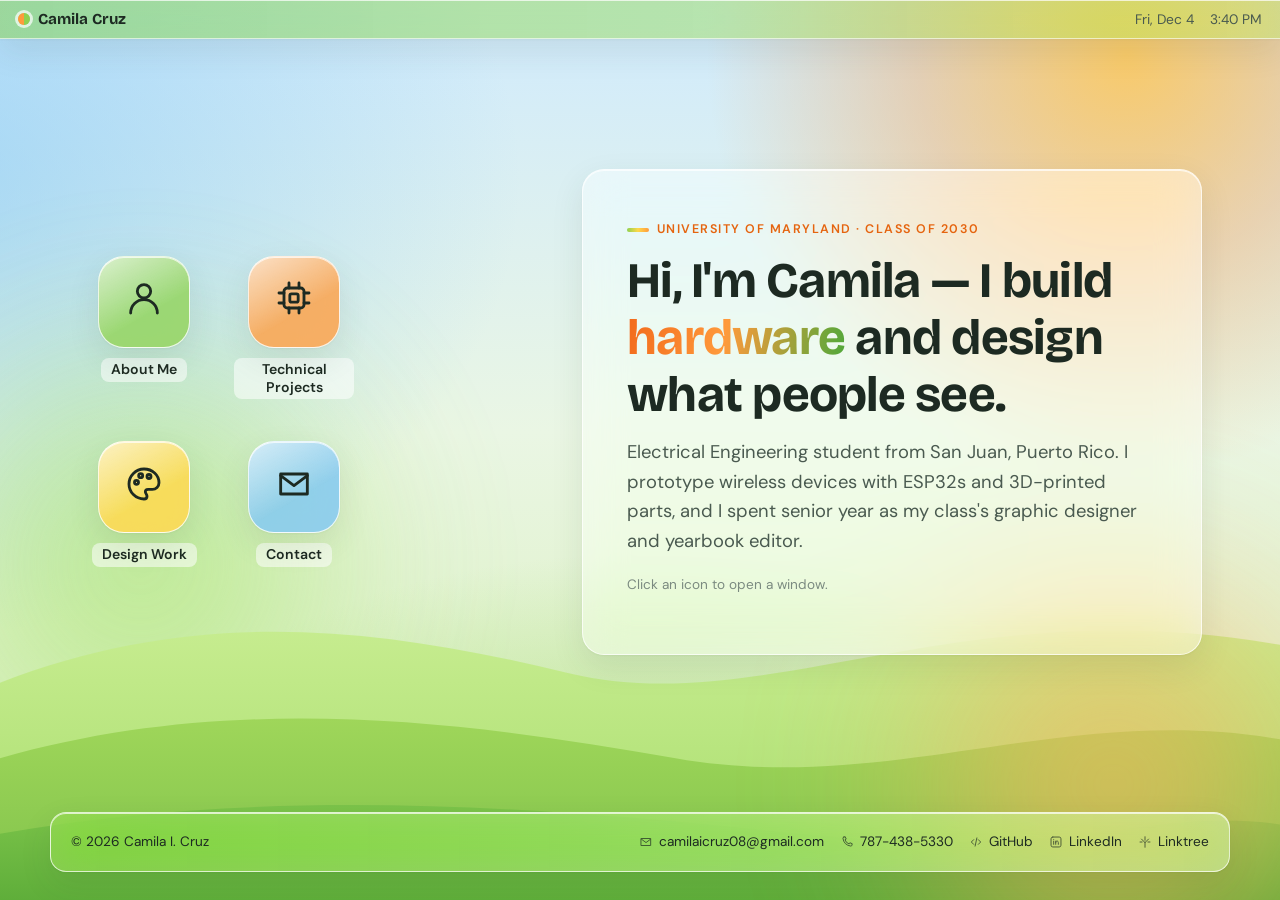
<file: index.html>
<!doctype html>
<html lang="en">
<head>
  <meta charset="utf-8">
  <meta name="viewport" content="width=device-width, initial-scale=1, viewport-fit=cover">
  <title>Camila Cruz — Portfolio</title>
  <meta name="description" content="Portfolio of Camila I. Cruz, Electrical Engineering student at the University of Maryland — hardware projects and graphic design.">
  <link rel="preconnect" href="https://fonts.googleapis.com">
  <link rel="preconnect" href="https://fonts.gstatic.com" crossorigin>
  <link href="https://fonts.googleapis.com/css2?family=Bricolage+Grotesque:opsz,wght@12..96,500..800&family=DM+Sans:opsz,wght@9..40,400..700&display=swap" rel="stylesheet">
  <link rel="stylesheet" href="css/style.css">
  <link rel="icon" href="data:image/svg+xml,%3Csvg xmlns=%27http://www.w3.org/2000/svg%27 viewBox=%270 0 32 32%27%3E%3Crect width=%2732%27 height=%2732%27 rx=%279%27 fill=%27%23a8e6a1%27/%3E%3Cpath d=%27M32 0v23a9 9 0 0 1-9 9H0z%27 fill=%27%23ffc49a%27/%3E%3C/svg%3E">
</head>
<body class="home" data-page="home">

  <header class="menubar glass">
    <span class="brand"><span class="brand-dot" aria-hidden="true"></span>Camila Cruz</span>
    <span class="menu-meta"><span class="date" id="date"></span><span id="clock"></span></span>
  </header>

  <!-- wallpaper: rolling hills under a warm sky, a polished nod to the pixel-desktop draft -->
  <div class="wallpaper" aria-hidden="true">
    <svg viewBox="0 0 1440 400" preserveAspectRatio="none">
      <defs>
        <linearGradient id="h1" x1="0" y1="0" x2="0" y2="1"><stop offset="0" stop-color="#c6ec8f"/><stop offset="1" stop-color="#a6dc6a"/></linearGradient>
        <linearGradient id="h2" x1="0" y1="0" x2="0" y2="1"><stop offset="0" stop-color="#9fd65a"/><stop offset="1" stop-color="#7fc24a"/></linearGradient>
        <linearGradient id="h3" x1="0" y1="0" x2="0" y2="1"><stop offset="0" stop-color="#7cc44a"/><stop offset="1" stop-color="#5fae3a"/></linearGradient>
      </defs>
      <path fill="url(#h1)" d="M0 170 C220 90 420 110 640 160 S1080 70 1440 130 V400 H0Z"/>
      <path fill="url(#h2)" d="M0 250 C260 180 520 210 760 250 S1200 190 1440 230 V400 H0Z"/>
      <path fill="url(#h3)" d="M0 330 C300 280 600 300 900 330 S1300 300 1440 320 V400 H0Z"/>
    </svg>
  </div>

  <main class="desktop">
    <nav class="icons" aria-label="Open a page">
      <a class="desk-icon" href="about.html" style="--i:0; --tint: rgba(143, 209, 79, 0.8)" data-title="About Me">
        <span class="tile glass"><span data-icon="user"></span></span>
        <span class="label">About Me</span>
      </a>
      <a class="desk-icon" href="projects.html" style="--i:1; --tint: rgba(255, 154, 60, 0.82)" data-title="Technical Projects">
        <span class="tile glass"><span data-icon="chip"></span></span>
        <span class="label">Technical Projects</span>
      </a>
      <a class="desk-icon" href="design.html" style="--i:2; --tint: rgba(255, 216, 74, 0.88)" data-title="Design Work">
        <span class="tile glass"><span data-icon="palette"></span></span>
        <span class="label">Design Work</span>
      </a>
      <a class="desk-icon" href="contact.html" style="--i:3; --tint: rgba(124, 196, 245, 0.82)" data-title="Contact">
        <span class="tile glass"><span data-icon="mail"></span></span>
        <span class="label">Contact</span>
      </a>
    </nav>

    <section class="welcome glass">
      <p class="eyebrow">University of Maryland · Class of 2030</p>
      <h1>Hi, I'm Camila — I build <span class="accent">hardware</span> and design what people see.</h1>
      <p class="lede">Electrical Engineering student from San Juan, Puerto Rico. I prototype wireless devices with ESP32s and 3D-printed parts, and I spent senior year as my class's graphic designer and yearbook editor.</p>
      <p class="hint">Click an icon to open a window.</p>
    </section>
  </main>

  <script src="js/main.js"></script>
  <script>
    // Menu bar clock
    const clock = document.getElementById('clock'), date = document.getElementById('date');
    function tick() {
      const now = new Date();
      clock.textContent = now.toLocaleTimeString([], { hour: 'numeric', minute: '2-digit' });
      date.textContent = now.toLocaleDateString([], { weekday: 'short', month: 'short', day: 'numeric' });
    }
    tick(); setInterval(tick, 15000);

    // Icon click: a glass window grows out of the icon, then we navigate.
    document.querySelectorAll('.desk-icon').forEach(link => link.addEventListener('click', e => {
      if (REDUCED_MOTION || e.metaKey || e.ctrlKey || e.shiftKey) return;
      e.preventDefault();
      const from = link.querySelector('.tile').getBoundingClientRect();
      const gutter = Math.min(Math.max(innerWidth * 0.03, 12), 28);
      const width = Math.min(1180, innerWidth - 2 * gutter);
      const win = document.createElement('div');
      win.className = 'launch-window';
      win.innerHTML = '<div class="bar"><span style="background:#ffb08a"></span><span style="background:#ffe08f"></span><span style="background:#a8e6a1"></span></div>';
      Object.assign(win.style, { left: from.left + 'px', top: from.top + 'px', width: from.width + 'px', height: from.height + 'px', opacity: '0.4' });
      document.body.append(win);
      win.getBoundingClientRect(); // commit start size before animating
      Object.assign(win.style, { left: (innerWidth - width) / 2 + 'px', top: gutter + 'px', width: width + 'px', height: innerHeight - 2 * gutter + 'px', opacity: '1' });
      try { sessionStorage.setItem('nav', 'tab'); } catch {}
      setTimeout(() => { location.href = link.href; }, 480);
    }));

    // Coming back with the browser's back button: drop the leftover launch window.
    addEventListener('pageshow', () => document.querySelectorAll('.launch-window').forEach(w => w.remove()));
  </script>
</body>
</html>
</file>
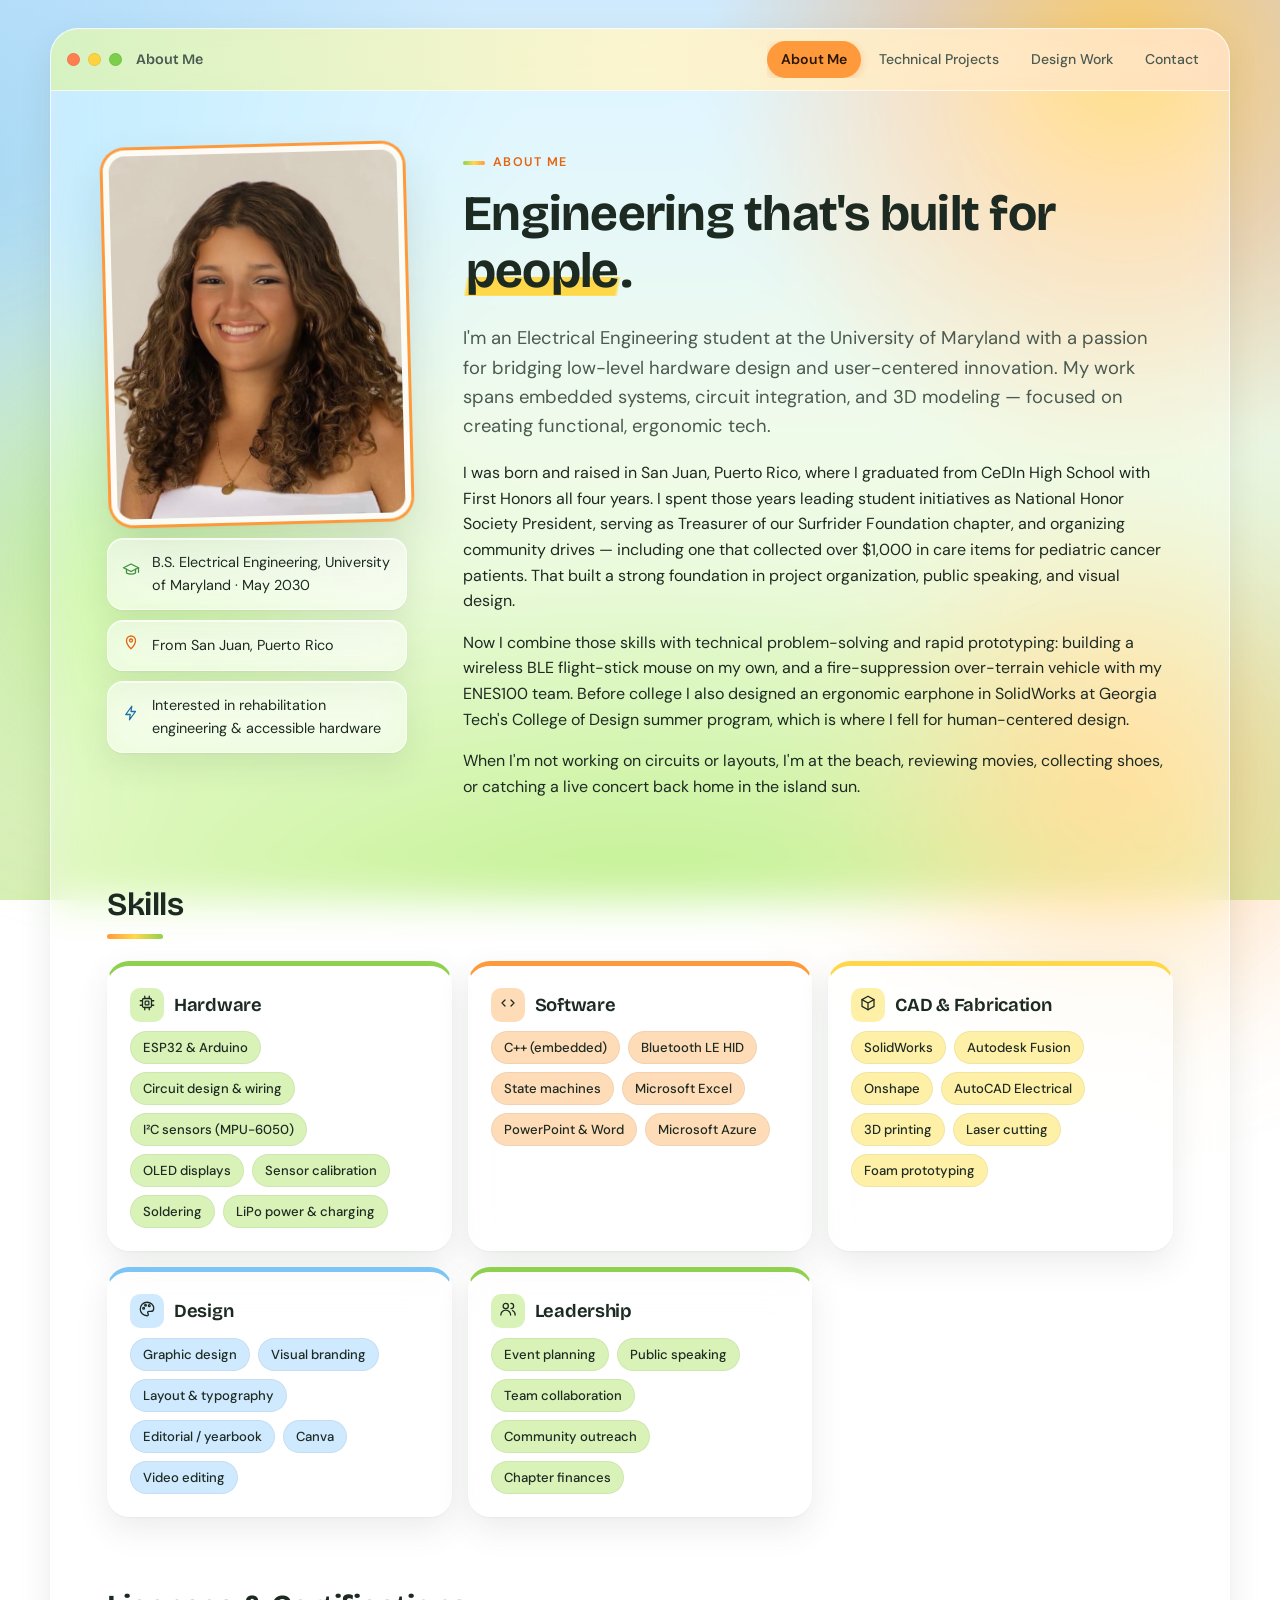
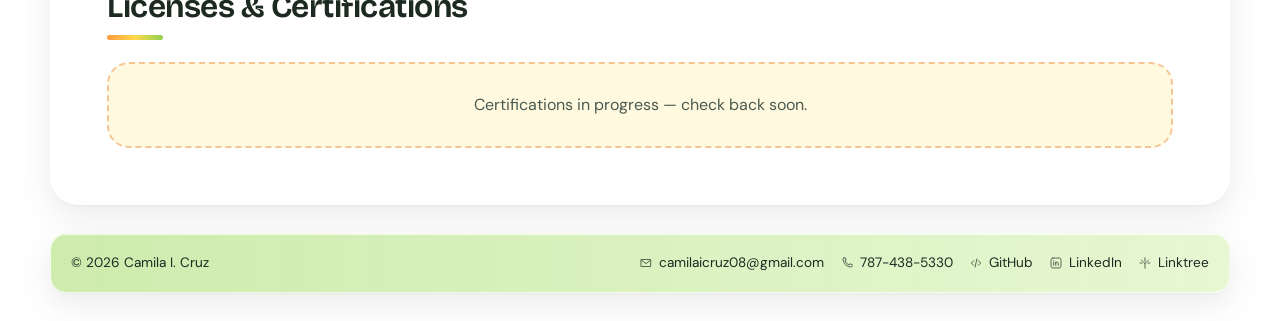
<file: about.html>
<!doctype html>
<html lang="en">
<head>
  <meta charset="utf-8">
  <meta name="viewport" content="width=device-width, initial-scale=1, viewport-fit=cover">
  <title>About Me — Camila Cruz</title>
  <meta name="description" content="About Camila I. Cruz — Electrical Engineering student at the University of Maryland.">
  <link rel="preconnect" href="https://fonts.googleapis.com">
  <link rel="preconnect" href="https://fonts.gstatic.com" crossorigin>
  <link href="https://fonts.googleapis.com/css2?family=Bricolage+Grotesque:opsz,wght@12..96,500..800&family=DM+Sans:opsz,wght@9..40,400..700&display=swap" rel="stylesheet">
  <link rel="stylesheet" href="css/style.css">
  <link rel="icon" href="data:image/svg+xml,%3Csvg xmlns=%27http://www.w3.org/2000/svg%27 viewBox=%270 0 32 32%27%3E%3Crect width=%2732%27 height=%2732%27 rx=%279%27 fill=%27%23a8e6a1%27/%3E%3Cpath d=%27M32 0v23a9 9 0 0 1-9 9H0z%27 fill=%27%23ffc49a%27/%3E%3C/svg%3E">
</head>
<body data-page="about">
  <main class="window glass">
    <div class="window-body">

      <section class="about-hero">
        <div>
          <!-- To use a real photo: save it as assets/img/portrait.jpg -->
          <div class="portrait glass">
            <span class="monogram" aria-hidden="true">CC</span>
            <span class="ph-note">Photo coming soon</span>
            <img src="assets/img/portrait.jpg" alt="Portrait of Camila Cruz" onerror="this.remove()" onload="this.parentElement.querySelector('.ph-note').remove()">
          </div>
          <div class="facts">
            <div class="fact glass"><span data-icon="cap"></span>B.S. Electrical Engineering, University of Maryland · May 2030</div>
            <div class="fact glass"><span data-icon="pin"></span>From San Juan, Puerto Rico</div>
            <div class="fact glass"><span data-icon="bolt"></span>Interested in rehabilitation engineering &amp; accessible hardware</div>
          </div>
        </div>

        <div>
          <p class="eyebrow">About me</p>
          <h1>Engineering that's built for <span class="hl">people</span>.</h1>
          <div class="prose">
            <p class="lede">I'm an Electrical Engineering student at the University of Maryland with a passion for bridging low-level hardware design and user-centered innovation. My work spans embedded systems, circuit integration, and 3D modeling — focused on creating functional, ergonomic tech.</p>
            <p>I was born and raised in San Juan, Puerto Rico, where I graduated from CeDIn High School with First Honors all four years. I spent those years leading student initiatives as National Honor Society President, serving as Treasurer of our Surfrider Foundation chapter, and organizing community drives — including one that collected over $1,000 in care items for pediatric cancer patients. That built a strong foundation in project organization, public speaking, and visual design.</p>
            <p>Now I combine those skills with technical problem-solving and rapid prototyping: building a wireless BLE flight-stick mouse on my own, and a fire-suppression over-terrain vehicle with my ENES100 team. Before college I also designed an ergonomic earphone in SolidWorks at Georgia Tech's College of Design summer program, which is where I fell for human-centered design.</p>
            <p>When I'm not working on circuits or layouts, I'm at the beach, reviewing movies, collecting shoes, or catching a live concert back home in the island sun.</p>
          </div>
        </div>
      </section>

      <section class="section" aria-labelledby="skills-h">
        <div class="section-head"><h2 id="skills-h">Skills</h2></div>
        <div class="skills-grid">
          <article class="skill-card glass reveal-on-scroll" style="--tint:#d9f2b8; --edge:var(--green)">
            <h3><span class="ico"><span data-icon="chip"></span></span>Hardware</h3>
            <div class="chips">
              <span class="chip">ESP32 &amp; Arduino</span><span class="chip">Circuit design &amp; wiring</span><span class="chip">I²C sensors (MPU-6050)</span><span class="chip">OLED displays</span><span class="chip">Sensor calibration</span><span class="chip">Soldering</span><span class="chip">LiPo power &amp; charging</span>
            </div>
          </article>
          <article class="skill-card glass reveal-on-scroll" style="--tint:#ffdcb8; --edge:var(--orange)">
            <h3><span class="ico"><span data-icon="code"></span></span>Software</h3>
            <div class="chips">
              <span class="chip">C++ (embedded)</span><span class="chip">Bluetooth LE HID</span><span class="chip">State machines</span><span class="chip">Microsoft Excel</span><span class="chip">PowerPoint &amp; Word</span><span class="chip">Microsoft Azure</span>
            </div>
          </article>
          <article class="skill-card glass reveal-on-scroll" style="--tint:#fff0a8; --edge:var(--yellow)">
            <h3><span class="ico"><span data-icon="cube"></span></span>CAD &amp; Fabrication</h3>
            <div class="chips">
              <span class="chip">SolidWorks</span><span class="chip">Autodesk Fusion</span><span class="chip">Onshape</span><span class="chip">AutoCAD Electrical</span><span class="chip">3D printing</span><span class="chip">Laser cutting</span><span class="chip">Foam prototyping</span>
            </div>
          </article>
          <article class="skill-card glass reveal-on-scroll" style="--tint:#cfe9ff; --edge:var(--sky)">
            <h3><span class="ico"><span data-icon="palette"></span></span>Design</h3>
            <div class="chips">
              <span class="chip">Graphic design</span><span class="chip">Visual branding</span><span class="chip">Layout &amp; typography</span><span class="chip">Editorial / yearbook</span><span class="chip">Canva</span><span class="chip">Video editing</span>
            </div>
          </article>
          <article class="skill-card glass reveal-on-scroll" style="--tint:#d9f2b8; --edge:var(--green)">
            <h3><span class="ico"><span data-icon="users"></span></span>Leadership</h3>
            <div class="chips">
              <span class="chip">Event planning</span><span class="chip">Public speaking</span><span class="chip">Team collaboration</span><span class="chip">Community outreach</span><span class="chip">Chapter finances</span>
            </div>
          </article>
        </div>
      </section>

      <section class="section" aria-labelledby="lic-h">
        <div class="section-head"><h2 id="lic-h">Licenses &amp; Certifications</h2></div>
        <div class="license-list" id="licenses"></div>
      </section>

    </div>
  </main>

  <script src="js/main.js"></script>
  <script>
    // Licenses come from content/licenses.txt (see CLAUDE.md for the format).
    const list = document.getElementById('licenses');
    loadText('content/licenses.txt').then(text => {
      const items = parseBlocks(text);
      if (!items.length) {
        list.innerHTML = '<div class="empty">Certifications in progress — check back soon.</div>';
        return;
      }
      list.innerHTML = items.map(l => `
        <article class="license glass reveal-on-scroll">
          <span class="seal">${icon('award')}</span>
          <div>
            <h3>${l.link ? `<a href="${esc(l.link)}" target="_blank" rel="noopener">${esc(l.name)}</a>` : esc(l.name)}</h3>
            <div class="meta">${esc(l.issuer)}${l.id ? ` · Credential ${esc(l.id)}` : ''}</div>
          </div>
          <time>${esc(l.date)}</time>
        </article>`).join('');
      revealOnScroll(list);
    }).catch(err => loadError(list, 'content/licenses.txt', err));
  </script>
</body>
</html>
</file>
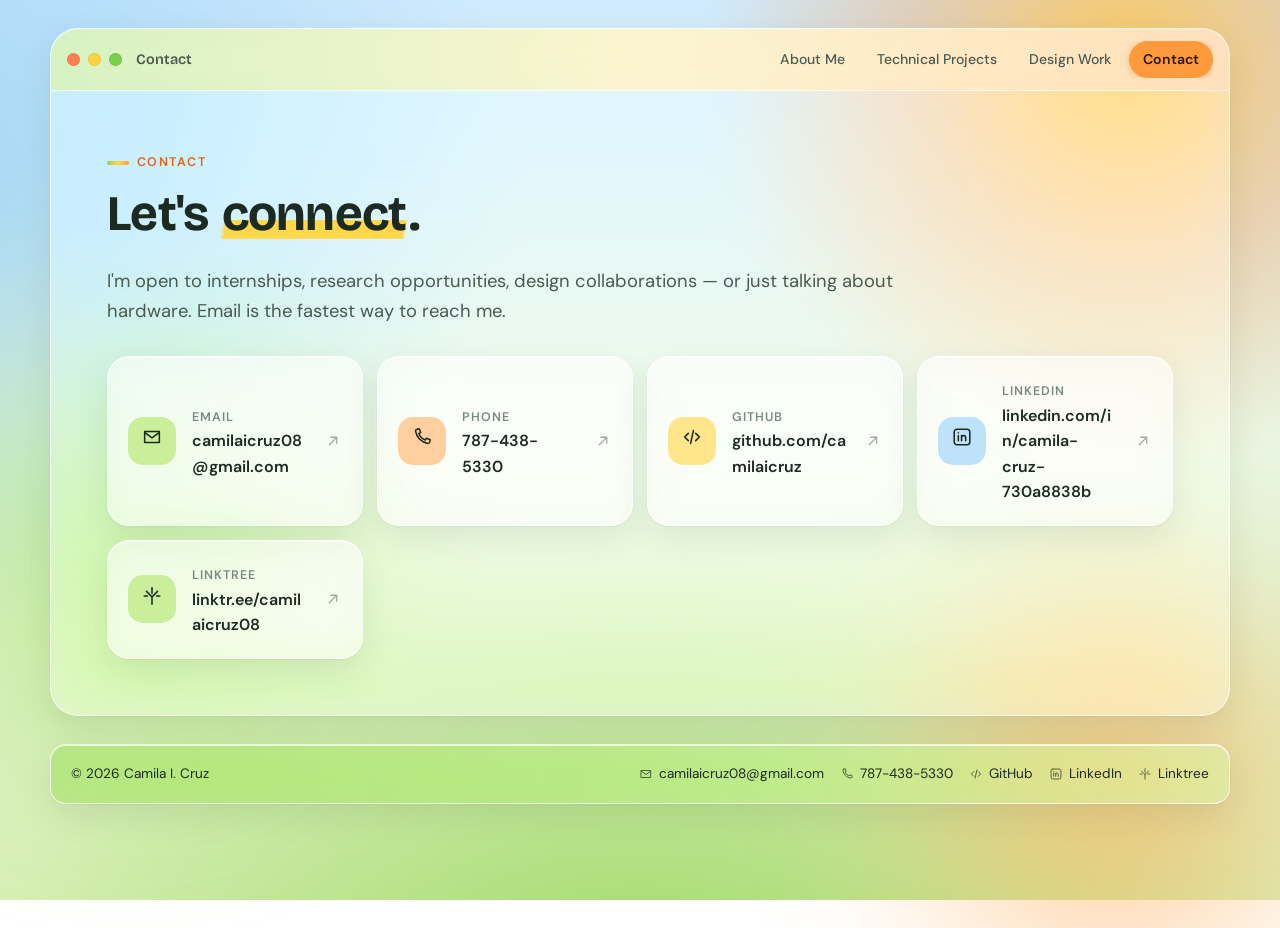
<file: contact.html>
<!doctype html>
<html lang="en">
<head>
  <meta charset="utf-8">
  <meta name="viewport" content="width=device-width, initial-scale=1, viewport-fit=cover">
  <title>Contact — Camila Cruz</title>
  <meta name="description" content="Get in touch with Camila I. Cruz.">
  <link rel="preconnect" href="https://fonts.googleapis.com">
  <link rel="preconnect" href="https://fonts.gstatic.com" crossorigin>
  <link href="https://fonts.googleapis.com/css2?family=Bricolage+Grotesque:opsz,wght@12..96,500..800&family=DM+Sans:opsz,wght@9..40,400..700&display=swap" rel="stylesheet">
  <link rel="stylesheet" href="css/style.css">
  <link rel="icon" href="data:image/svg+xml,%3Csvg xmlns=%27http://www.w3.org/2000/svg%27 viewBox=%270 0 32 32%27%3E%3Crect width=%2732%27 height=%2732%27 rx=%279%27 fill=%27%23a8e6a1%27/%3E%3Cpath d=%27M32 0v23a9 9 0 0 1-9 9H0z%27 fill=%27%23ffc49a%27/%3E%3C/svg%3E">
</head>
<body data-page="contact">
  <main class="window glass">
    <div class="window-body">
      <p class="eyebrow">Contact</p>
      <h1>Let's <span class="hl">connect</span>.</h1>
      <p class="lede">I'm open to internships, research opportunities, design collaborations — or just talking about hardware. Email is the fastest way to reach me.</p>

      <div class="contact-grid">
        <a class="contact-card glass" href="mailto:camilaicruz08@gmail.com" style="--tint:#c9ef9a">
          <span class="ico"><span data-icon="mail"></span></span>
          <span><span class="k">Email</span><br><span class="v">camilaicruz08@gmail.com</span></span>
          <span class="arrow" data-icon="arrow"></span>
        </a>
        <a class="contact-card glass" href="tel:+17874385330" style="--tint:#ffcf9e">
          <span class="ico"><span data-icon="phone"></span></span>
          <span><span class="k">Phone</span><br><span class="v">787-438-5330</span></span>
          <span class="arrow" data-icon="arrow"></span>
        </a>
        <a class="contact-card glass" href="https://github.com/camilaicruz" target="_blank" rel="noopener" style="--tint:#ffe68a">
          <span class="ico"><span data-icon="github"></span></span>
          <span><span class="k">GitHub</span><br><span class="v">github.com/camilaicruz</span></span>
          <span class="arrow" data-icon="arrow"></span>
        </a>
        <a class="contact-card glass" href="https://linkedin.com/in/camila-cruz-730a8838b" target="_blank" rel="noopener" style="--tint:#bfe2fb">
          <span class="ico"><span data-icon="linkedin"></span></span>
          <span><span class="k">LinkedIn</span><br><span class="v">linkedin.com/in/camila-cruz-730a8838b</span></span>
          <span class="arrow" data-icon="arrow"></span>
        </a>
        <a class="contact-card glass" href="https://linktr.ee/camilaicruz08" target="_blank" rel="noopener" style="--tint:#c9ef9a">
          <span class="ico"><span data-icon="linktree"></span></span>
          <span><span class="k">Linktree</span><br><span class="v">linktr.ee/camilaicruz08</span></span>
          <span class="arrow" data-icon="arrow"></span>
        </a>
      </div>
    </div>
  </main>

  <script src="js/main.js"></script>
</body>
</html>
</file>
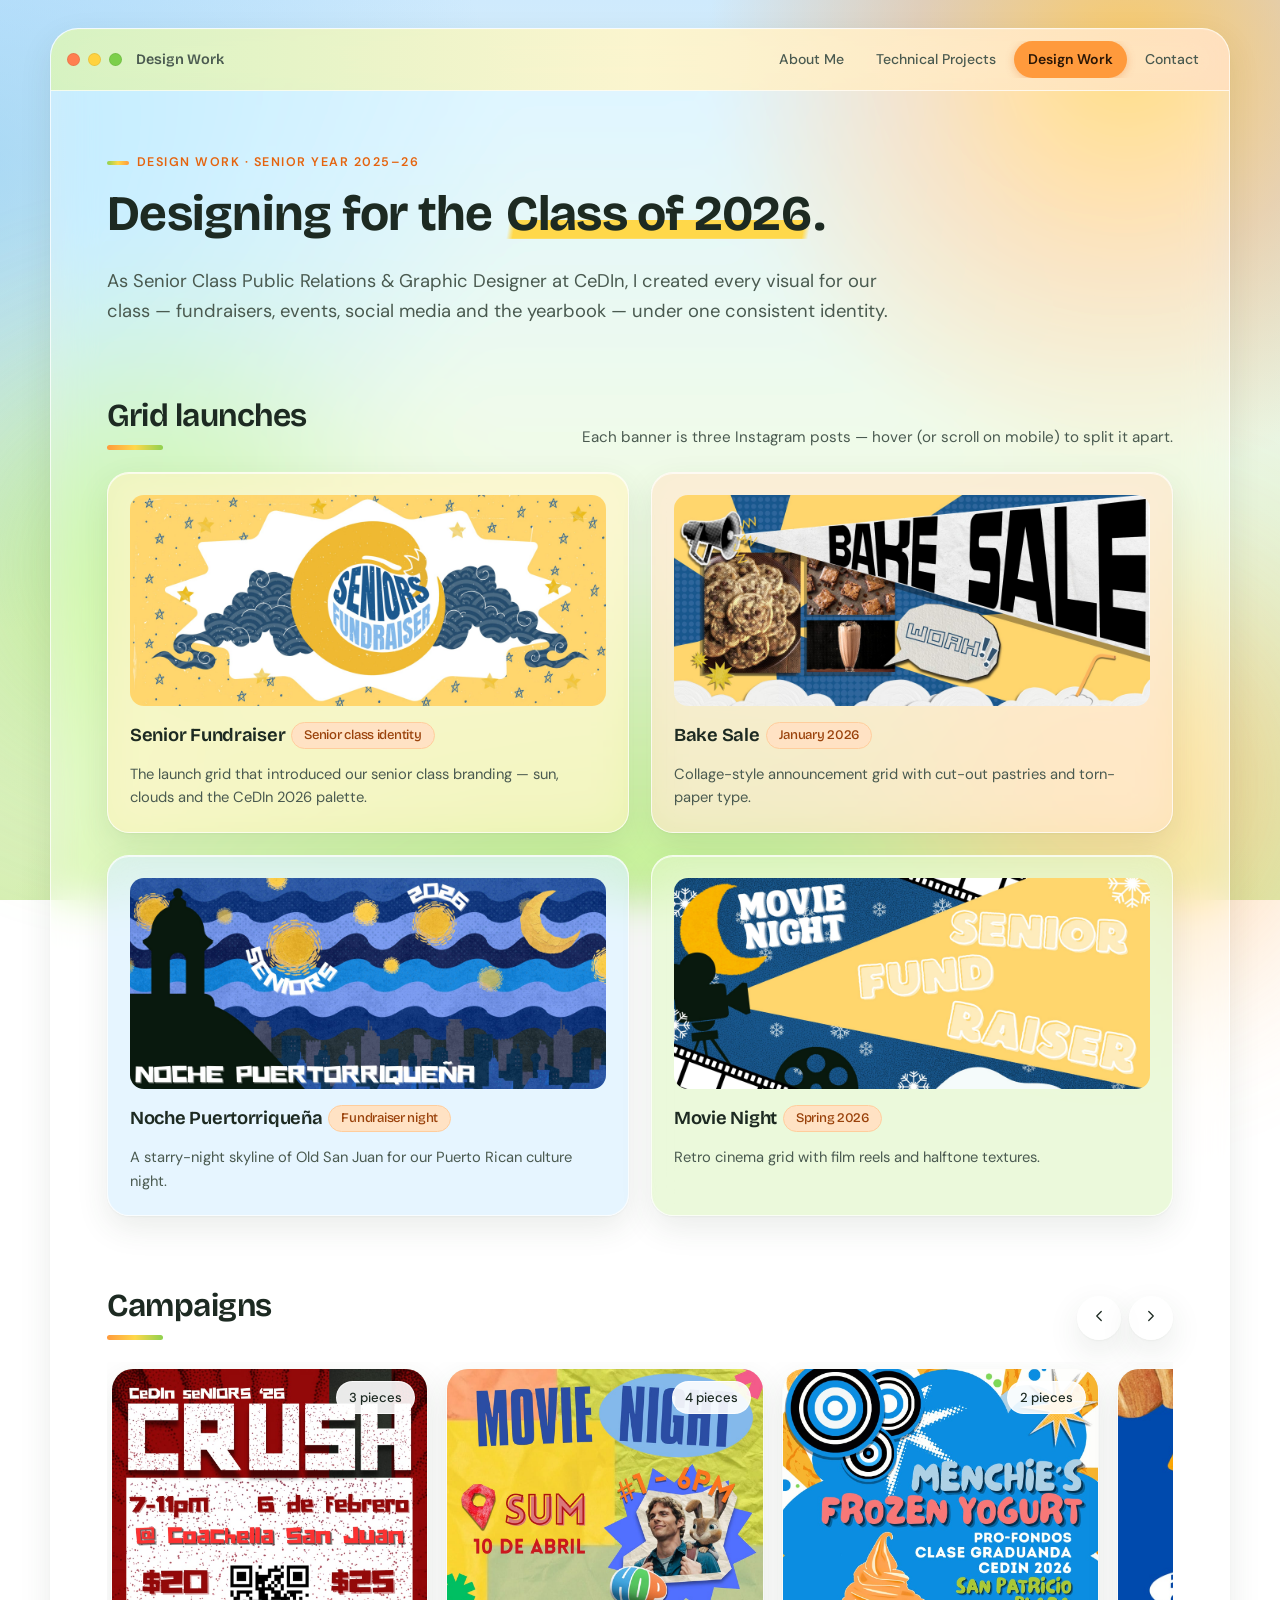
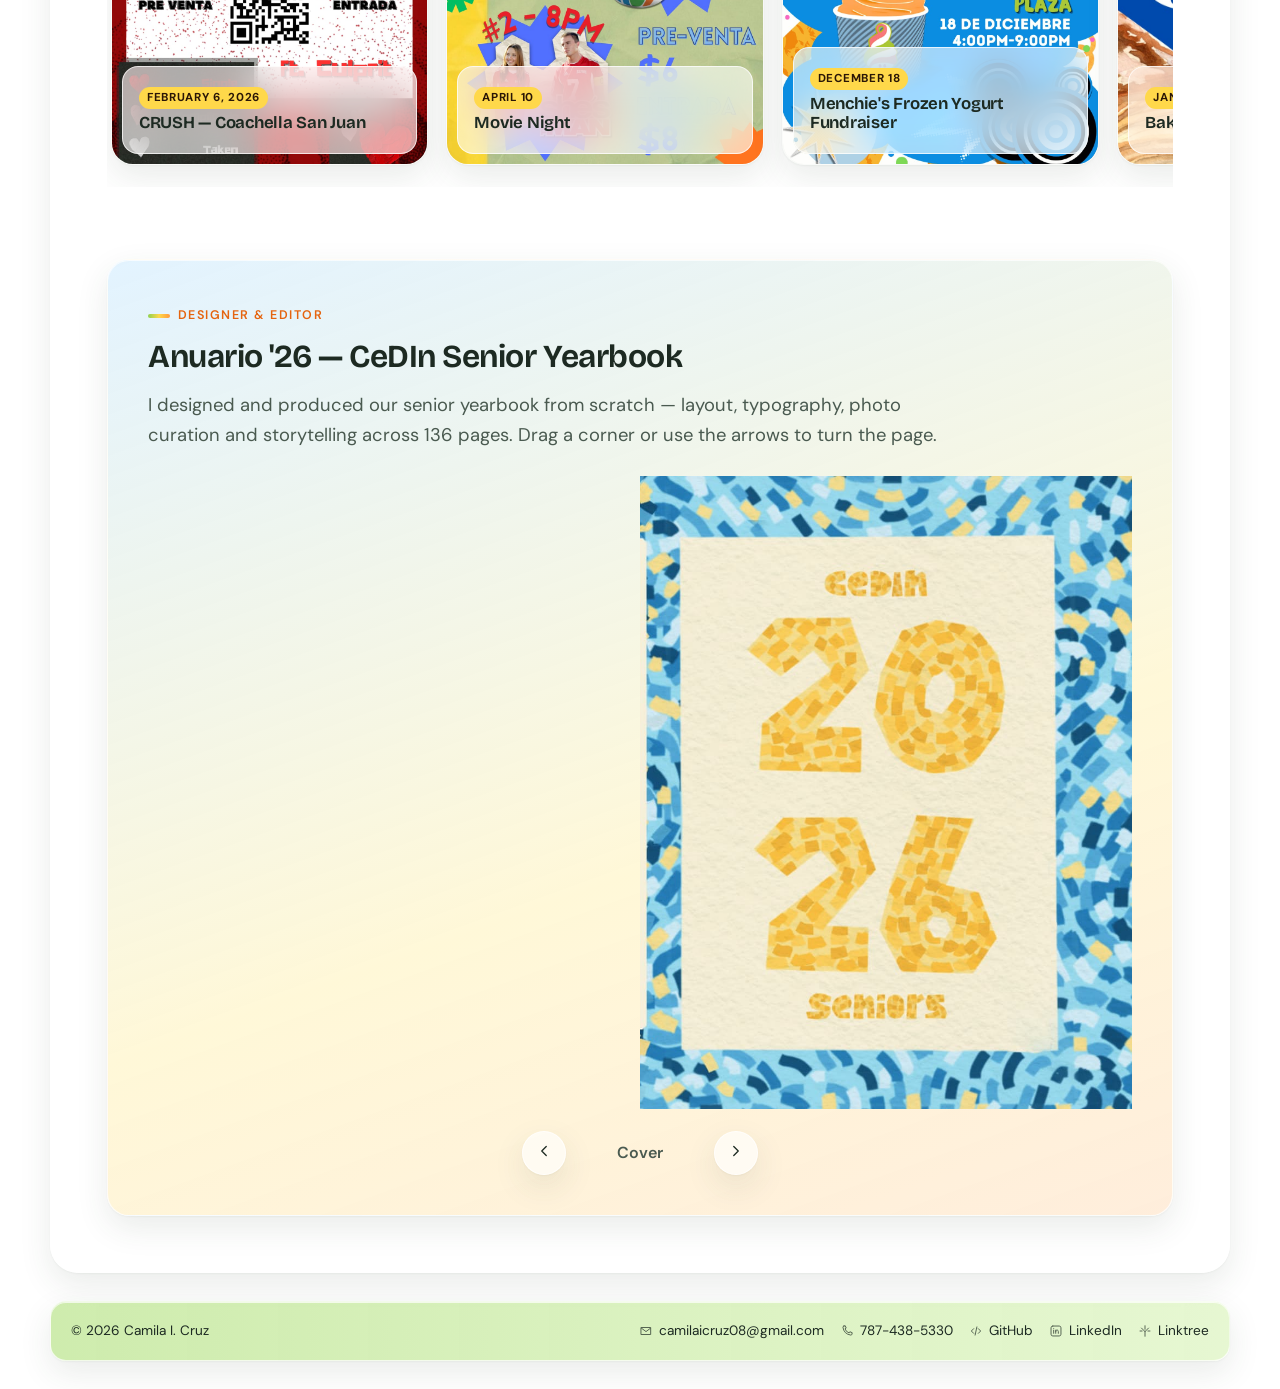
<file: design.html>
<!doctype html>
<html lang="en">
<head>
  <meta charset="utf-8">
  <meta name="viewport" content="width=device-width, initial-scale=1, viewport-fit=cover">
  <title>Design Work — Camila Cruz</title>
  <meta name="description" content="Senior-year graphic design and yearbook by Camila I. Cruz.">
  <link rel="preconnect" href="https://fonts.googleapis.com">
  <link rel="preconnect" href="https://fonts.gstatic.com" crossorigin>
  <link href="https://fonts.googleapis.com/css2?family=Bricolage+Grotesque:opsz,wght@12..96,500..800&family=DM+Sans:opsz,wght@9..40,400..700&display=swap" rel="stylesheet">
  <link rel="stylesheet" href="css/style.css">
  <link rel="icon" href="data:image/svg+xml,%3Csvg xmlns=%27http://www.w3.org/2000/svg%27 viewBox=%270 0 32 32%27%3E%3Crect width=%2732%27 height=%2732%27 rx=%279%27 fill=%27%23a8e6a1%27/%3E%3Cpath d=%27M32 0v23a9 9 0 0 1-9 9H0z%27 fill=%27%23ffc49a%27/%3E%3C/svg%3E">
</head>
<body data-page="design">
  <main class="window glass">
    <div class="window-body">
      <p class="eyebrow">Design work · Senior year 2025–26</p>
      <h1>Designing for the <span class="hl">Class of 2026</span>.</h1>
      <p class="lede">As Senior Class Public Relations &amp; Graphic Designer at CeDIn, I created every visual for our class — fundraisers, events, social media and the yearbook — under one consistent identity.</p>

      <section class="section" aria-labelledby="grids-h">
        <div class="section-head">
          <h2 id="grids-h">Grid launches</h2>
          <p class="lede" style="margin:0;font-size:.95rem">Each banner is three Instagram posts — hover (or scroll on mobile) to split it apart.</p>
        </div>
        <div class="grid-launches" id="grids"></div>
      </section>

      <section class="section" aria-labelledby="camp-h">
        <div class="section-head">
          <h2 id="camp-h">Campaigns</h2>
          <div class="slider-controls">
            <button class="btn icon" id="prev" aria-label="Previous campaigns"><span data-icon="left"></span></button>
            <button class="btn icon" id="next" aria-label="Next campaigns"><span data-icon="right"></span></button>
          </div>
        </div>
        <div class="slider"><div class="slider-track" id="campaigns"></div></div>
      </section>

      <section class="section yearbook glass" aria-labelledby="yb-h">
        <p class="eyebrow">Designer &amp; editor</p>
        <h2 id="yb-h">Anuario '26 — CeDIn Senior Yearbook</h2>
        <p class="lede">I designed and produced our senior yearbook from scratch — layout, typography, photo curation and storytelling across 136 pages. Drag a corner or use the arrows to turn the page.</p>
        <div class="flip-stage" id="flip-stage">
          <div class="flip-loading" id="flip-loading">Loading yearbook…</div>
          <div id="book"></div>
        </div>
        <div class="flip-controls">
          <button class="btn icon" id="yb-prev" aria-label="Previous page"><span data-icon="left"></span></button>
          <span class="flip-label" id="yb-label" aria-live="polite">Cover</span>
          <button class="btn icon" id="yb-next" aria-label="Next page"><span data-icon="right"></span></button>
        </div>
      </section>
    </div>
  </main>

  <script src="js/main.js"></script>
  <script src="js/vendor/page-flip.browser.js"></script>
  <script src="js/design.js"></script>
</body>
</html>
</file>
<file: css/style.css>
/* ============================================================
   Camila Cruz — portfolio
   Glass desktop theme. All colors/sizes live in :root tokens.
   ============================================================ */

:root {
  --ink: #1d2a22;
  --ink-soft: #4a5a50;
  --ink-faint: #7b8a80;

  /* palette pulled from the early "Camila's Portfolio" drafts: orange, lime, sunshine, sky */
  --green: #8fd14f;        /* lime */
  --green-deep: #3f8f3a;   /* small text/icons only */
  --green-wash: #def5c4;
  --orange: #ff9a3c;
  --orange-deep: #e5640f;  /* small text only */
  --orange-wash: #ffe2c4;
  --yellow: #ffd84a;
  --yellow-wash: #fff2b8;
  --sky: #7cc4f5;
  --sky-wash: #d6eeff;

  --glass: rgba(255, 255, 255, 0.46);
  --glass-strong: rgba(255, 255, 255, 0.66);
  --glass-border: rgba(255, 255, 255, 0.72);
  --glass-edge: rgba(29, 42, 34, 0.06);
  --blur: blur(20px) saturate(160%);
  --shadow: 0 1px 2px rgba(29, 42, 34, 0.04), 0 12px 32px rgba(46, 70, 52, 0.10);
  --shadow-lift: 0 2px 4px rgba(29, 42, 34, 0.05), 0 22px 48px rgba(46, 70, 52, 0.16);

  --r-xl: 28px;
  --r-lg: 22px;
  --r-md: 16px;
  --r-sm: 11px;

  --font-display: "Bricolage Grotesque", "DM Sans", system-ui, sans-serif;
  --font-body: "DM Sans", system-ui, -apple-system, "Segoe UI", sans-serif;
  --ease: cubic-bezier(0.2, 0.8, 0.2, 1);
  --gutter: clamp(12px, 3vw, 28px);
}

*, *::before, *::after { box-sizing: border-box; }
html { -webkit-text-size-adjust: 100%; }
body {
  margin: 0;
  min-height: 100vh;
  min-height: 100dvh;
  font-family: var(--font-body);
  font-size: 16px;
  line-height: 1.6;
  color: var(--ink);
  background:
    radial-gradient(600px 600px at 88% 6%, rgba(255, 196, 80, 0.85) 0%, rgba(255, 154, 60, 0.35) 35%, transparent 70%),
    radial-gradient(900px 700px at -5% 20%, rgba(124, 196, 245, 0.55) 0%, transparent 65%),
    radial-gradient(1000px 700px at 50% 112%, rgba(143, 209, 79, 0.75) 0%, transparent 65%),
    linear-gradient(180deg, #cfeafd 0%, #eaf6e4 48%, #d7efb5 100%);
  background-attachment: fixed;
  overflow-x: hidden;
}

/* Drifting color blobs behind the glass */
body::before, body::after {
  content: "";
  position: fixed;
  z-index: -1;
  width: 46vmax; height: 46vmax;
  border-radius: 50%;
  filter: blur(70px);
  opacity: 0.75;
  pointer-events: none;
  animation: drift 26s ease-in-out infinite alternate;
}
body::before { background: radial-gradient(circle, #a6e36a, transparent 68%); top: 30%; left: -12vmax; }
body::after  { background: radial-gradient(circle, #ffb15e, transparent 68%); bottom: -14vmax; right: -10vmax; animation-delay: -13s; }
@keyframes drift {
  from { transform: translate(0, 0) scale(1); }
  to   { transform: translate(8vmax, -6vmax) scale(1.12); }
}

img, video { max-width: 100%; display: block; }
a { color: inherit; }
h1, h2, h3, h4 { font-family: var(--font-display); line-height: 1.15; margin: 0 0 0.5em; letter-spacing: -0.015em; }
h1 { font-size: clamp(2rem, 5vw, 3.1rem); font-weight: 700; }
h2 { font-size: clamp(1.45rem, 3.2vw, 2rem); font-weight: 650; }
h3 { font-size: 1.15rem; font-weight: 650; }
p { margin: 0 0 1em; }
h2, h3, section, article { scroll-margin-top: 84px; }
:focus-visible { outline: 2.5px solid var(--orange-deep); outline-offset: 3px; border-radius: 6px; }

.sr-only { position: absolute; width: 1px; height: 1px; overflow: hidden; clip: rect(0 0 0 0); white-space: nowrap; }

/* ---------- Glass primitive ---------- */
.glass {
  background: var(--glass);
  -webkit-backdrop-filter: var(--blur);
  backdrop-filter: var(--blur);
  border: 1px solid var(--glass-border);
  box-shadow: var(--shadow), inset 0 1px 0 rgba(255, 255, 255, 0.7);
  border-radius: var(--r-lg);
}
@supports not ((backdrop-filter: blur(1px)) or (-webkit-backdrop-filter: blur(1px))) {
  .glass { background: rgba(255, 255, 255, 0.86); }
}

.eyebrow {
  display: inline-flex; align-items: center; gap: 8px;
  font-size: 0.78rem; font-weight: 600; letter-spacing: 0.12em; text-transform: uppercase;
  color: var(--ink-soft);
  margin-bottom: 0.8rem;
}
.eyebrow { color: var(--orange-deep); }
.eyebrow::before { content: ""; width: 22px; height: 4px; border-radius: 4px; background: linear-gradient(90deg, var(--green), var(--yellow), var(--orange)); }
/* highlighter swipe behind a key word in headings */
.hl { background: linear-gradient(100deg, transparent 2%, var(--yellow) 4%, var(--yellow) 96%, transparent 98%) 0 88% / 100% 0.38em no-repeat; padding: 0 0.06em; }
.section-head h2::after { content: ""; display: block; width: 56px; height: 5px; margin-top: 10px; border-radius: 5px; background: linear-gradient(90deg, var(--orange), var(--yellow), var(--green)); }
.lede { font-size: clamp(1.02rem, 1.6vw, 1.15rem); color: var(--ink-soft); max-width: 62ch; }

.chip {
  display: inline-flex; align-items: center; gap: 6px;
  padding: 5px 12px;
  border-radius: 999px;
  font-size: 0.82rem; font-weight: 500;
  background: rgba(255, 255, 255, 0.6);
  border: 1px solid var(--glass-border);
  color: var(--ink-soft);
}
.chip.green  { background: var(--green-wash); border-color: #c4ea9c; color: #2c6b26; }
.chip.orange { background: var(--orange-wash); border-color: #ffcd9c; color: #9a420b; }
.chip.yellow { background: var(--yellow-wash); border-color: #ffe27a; color: #6e5300; }
.chip.sky    { background: var(--sky-wash); border-color: #b5ddf8; color: #1d5a85; }
.chips { display: flex; flex-wrap: wrap; gap: 8px; }

.btn {
  display: inline-flex; align-items: center; justify-content: center; gap: 8px;
  min-height: 44px; padding: 0 18px;
  border-radius: 999px;
  border: 1px solid var(--glass-border);
  background: var(--glass-strong);
  font: 600 0.92rem var(--font-body);
  color: var(--ink);
  text-decoration: none;
  cursor: pointer;
  transition: transform 0.25s var(--ease), box-shadow 0.25s var(--ease), background 0.25s;
  box-shadow: var(--shadow);
}
.btn:hover { transform: translateY(-2px); box-shadow: var(--shadow-lift); background: #fff; }
.btn.icon { width: 44px; padding: 0; }
.btn svg { width: 18px; height: 18px; }
.btn.repo { background: linear-gradient(135deg, var(--orange), #ffb45e); border-color: rgba(255, 255, 255, 0.6); color: #2a1606; }
.btn.repo:hover { background: linear-gradient(135deg, #ff8a24, var(--orange)); }

/* ============================================================
   WINDOW (inner pages are "app windows" on the desktop)
   ============================================================ */
.window {
  width: min(1180px, calc(100% - 2 * var(--gutter)));
  margin: var(--gutter) auto 0;
  border-radius: var(--r-xl);
  overflow: clip;
}
.window.glass { background: rgba(255, 255, 255, 0.42); }
.enter-open .window { animation: winOpen 0.6s var(--ease) both; }
.enter-tab .window-body { animation: fadeUp 0.45s var(--ease) both; }
.window.closing { animation: winClose 0.38s var(--ease) forwards; }
@keyframes winOpen {
  from { opacity: 0; transform: translateY(24px) scale(0.94); filter: blur(6px); }
  to   { opacity: 1; transform: none; filter: none; }
}
@keyframes winClose {
  to { opacity: 0; transform: translateY(30px) scale(0.9); filter: blur(4px); }
}
@keyframes fadeUp {
  from { opacity: 0; transform: translateY(12px); }
  to   { opacity: 1; transform: none; }
}

.window-bar {
  position: sticky; top: 0; z-index: 20;
  display: flex; align-items: center; gap: 14px;
  padding: 12px 16px;
  background: linear-gradient(90deg, rgba(214, 242, 180, 0.82), rgba(255, 244, 196, 0.82) 50%, rgba(255, 222, 190, 0.82));
  -webkit-backdrop-filter: var(--blur);
  backdrop-filter: var(--blur);
  border-bottom: 1px solid rgba(255, 255, 255, 0.7);
}
.lights { display: flex; gap: 8px; flex: none; }
.light {
  width: 13px; height: 13px; border-radius: 50%;
  border: 1px solid rgba(0, 0, 0, 0.08);
  display: grid; place-items: center;
  position: relative;
}
/* bigger invisible hit area for the real (close) button */
.light.close::after { content: ""; position: absolute; inset: -10px; }
.light.close { background: #ff7f50; }
.light.min   { background: #ffd23f; }
.light.max   { background: #7ccf4a; }
.light svg { width: 7px; height: 7px; opacity: 0; transition: opacity 0.2s; }
.lights:hover .light svg, .light:focus-visible svg { opacity: 0.7; }
.window-title {
  font: 600 0.9rem var(--font-display);
  color: var(--ink-soft);
  white-space: nowrap;
}
.tabs { display: flex; gap: 4px; margin-left: auto; overflow-x: auto; scrollbar-width: none; }
.tabs::-webkit-scrollbar { display: none; }
.tabs a {
  flex: none;
  padding: 7px 14px;
  border-radius: 999px;
  font-size: 0.88rem; font-weight: 500;
  color: var(--ink-soft);
  text-decoration: none;
  transition: background 0.2s, color 0.2s;
}
.tabs a:hover { background: rgba(255, 255, 255, 0.7); color: var(--ink); }
.tabs a[aria-current="page"] { background: var(--orange); color: #2a1606; font-weight: 600; box-shadow: 0 2px 10px rgba(229, 100, 15, 0.3); }

.window-body { padding: clamp(22px, 5vw, 56px); }
.section { margin-top: clamp(40px, 7vw, 72px); }
.section-head { display: flex; align-items: end; justify-content: space-between; gap: 16px; flex-wrap: wrap; margin-bottom: 22px; }
.section-head h2 { margin: 0; }

/* ---------- Footer (injected on every page) ---------- */
.site-footer {
  width: min(1180px, calc(100% - 2 * var(--gutter)));
  margin: var(--gutter) auto;
  padding: 14px 20px;
  display: flex; flex-wrap: wrap; align-items: center; justify-content: space-between; gap: 10px 20px;
  font-size: 0.85rem;
  color: var(--ink);
  border-radius: var(--r-md);
}
.site-footer.glass { background: linear-gradient(90deg, rgba(166, 220, 106, 0.55), rgba(214, 242, 180, 0.6)); }
.site-footer ul { list-style: none; margin: 0; padding: 0; display: flex; flex-wrap: wrap; gap: 4px 16px; }
.site-footer a { text-decoration: none; display: inline-flex; align-items: center; gap: 6px; padding: 4px 0; }
.site-footer a:hover { color: var(--ink); text-decoration: underline; text-underline-offset: 3px; }
.site-footer svg { width: 14px; height: 14px; opacity: 0.7; }

/* ============================================================
   HOME — the desktop
   ============================================================ */
.home { display: flex; flex-direction: column; min-height: 100vh; min-height: 100dvh; }
.menubar {
  display: flex; align-items: center; gap: 18px;
  padding: 8px 18px;
  border-radius: 0;
  border-width: 0 0 1px;
  font-size: 0.86rem;
  position: relative; z-index: 5;
}
.menubar.glass { background: linear-gradient(90deg, rgba(143, 209, 79, 0.55), rgba(186, 230, 120, 0.5)); border-color: rgba(255, 255, 255, 0.6); }
.wallpaper { position: fixed; inset: auto 0 0 0; height: 42vh; z-index: -1; pointer-events: none; }
.wallpaper svg { width: 100%; height: 100%; display: block; }
.menubar .brand { font: 700 0.95rem var(--font-display); display: flex; align-items: center; gap: 8px; }
.brand-dot { width: 12px; height: 12px; border-radius: 50%; background: conic-gradient(var(--green) 0 50%, var(--orange) 0); box-shadow: 0 0 0 3px rgba(255,255,255,0.7); }
.menubar .menu-meta { margin-left: auto; color: var(--ink-soft); display: flex; gap: 16px; font-variant-numeric: tabular-nums; }

.desktop {
  flex: 1;
  display: grid;
  grid-template-columns: auto 1fr;
  gap: clamp(24px, 5vw, 80px);
  align-items: center;
  width: min(1180px, 100%);
  margin: 0 auto;
  padding: clamp(24px, 5vw, 64px) var(--gutter);
}
.icons {
  display: grid;
  grid-template-columns: repeat(2, 132px);
  gap: 22px 18px;
}
.desk-icon {
  display: flex; flex-direction: column; align-items: center; gap: 10px;
  padding: 10px 6px;
  border-radius: var(--r-md);
  text-decoration: none;
  color: var(--ink);
  -webkit-tap-highlight-color: transparent;
  animation: popIn 0.6s var(--ease) both;
  animation-delay: calc(var(--i, 0) * 70ms + 120ms);
}
.desk-icon .tile {
  width: 92px; height: 92px;
  border-radius: 26px;
  display: grid; place-items: center;
  transition: transform 0.35s var(--ease), box-shadow 0.35s var(--ease);
  position: relative;
}
.desk-icon .tile.glass {
  /* colored glass: tint + white sheen on top */
  background: linear-gradient(150deg, rgba(255, 255, 255, 0.65) 0%, rgba(255, 255, 255, 0.05) 60%), var(--tint, var(--green));
  border-color: rgba(255, 255, 255, 0.8);
}
.desk-icon .tile svg { width: 40px; height: 40px; position: relative; color: var(--ink); }
.desk-icon .label {
  font-size: 0.88rem; font-weight: 600; text-align: center; line-height: 1.25;
  padding: 3px 10px; border-radius: 8px;
  background: rgba(255, 255, 255, 0.55);
  transition: background 0.2s;
}
.desk-icon:hover .tile, .desk-icon:focus-visible .tile { transform: translateY(-4px) scale(1.04); box-shadow: var(--shadow-lift); }
.desk-icon:hover .label, .desk-icon:focus-visible .label { background: rgba(255, 255, 255, 0.7); }
.desk-icon:focus-visible { outline: none; }
.desk-icon:active .tile { transform: scale(0.96); }
@keyframes popIn {
  from { opacity: 0; transform: translateY(14px) scale(0.9); }
  to   { opacity: 1; transform: none; }
}

.welcome { padding: clamp(26px, 4vw, 44px); max-width: 620px; justify-self: end; animation: popIn 0.7s var(--ease) both; }
.welcome h1 { margin-bottom: 0.3em; }
.welcome h1 .accent {
  background: linear-gradient(100deg, #f26a1b 0%, #ff9a3c 45%, #4fa83a 100%);
  -webkit-background-clip: text; background-clip: text; color: transparent;
}
.welcome .hint { margin-top: 18px; font-size: 0.85rem; color: var(--ink-faint); display: flex; align-items: center; gap: 8px; }
.welcome .hint kbd { font: 600 0.75rem var(--font-body); padding: 2px 7px; border-radius: 6px; background: #fff; border: 1px solid var(--glass-edge); }

/* window that grows out of a clicked icon */
.launch-window {
  position: fixed; z-index: 100;
  border-radius: var(--r-xl);
  background: rgba(255, 255, 255, 0.5);
  -webkit-backdrop-filter: var(--blur);
  backdrop-filter: var(--blur);
  border: 1px solid var(--glass-border);
  box-shadow: var(--shadow-lift);
  overflow: hidden;
  transition: all 0.5s var(--ease);
}
.launch-window .bar { height: 50px; display: flex; align-items: center; gap: 8px; padding: 0 16px; background: rgba(255, 255, 255, 0.55); border-bottom: 1px solid var(--glass-edge); }
.launch-window .bar span { width: 13px; height: 13px; border-radius: 50%; }

/* ============================================================
   ABOUT
   ============================================================ */
.about-hero { display: grid; grid-template-columns: 300px 1fr; gap: clamp(24px, 5vw, 56px); align-items: start; }
.portrait {
  aspect-ratio: 4 / 5;
  border-radius: var(--r-lg);
  overflow: hidden;
  position: relative;
  display: grid; place-items: center;
  background: linear-gradient(150deg, var(--green-wash), var(--orange-wash));
  border: 6px solid rgba(255, 255, 255, 0.85);
  box-shadow: 0 0 0 3px var(--orange), var(--shadow-lift);
  transform: rotate(-1.5deg);
}
.portrait img { width: 100%; height: 100%; object-fit: cover; position: absolute; inset: 0; }
.portrait .monogram { font: 700 4.5rem var(--font-display); color: rgba(29, 42, 34, 0.18); letter-spacing: -0.04em; }
.portrait .ph-note { position: absolute; bottom: 12px; left: 0; right: 0; text-align: center; font-size: 0.75rem; color: var(--ink-faint); }
.facts { display: grid; gap: 10px; margin-top: 16px; }
.fact { display: flex; gap: 12px; align-items: center; padding: 12px 14px; border-radius: var(--r-md); font-size: 0.9rem; }
.fact svg { width: 18px; height: 18px; flex: none; color: var(--green-deep); }
.fact:nth-child(2) svg { color: var(--orange-deep); }
.fact:nth-child(3) svg { color: #1d6fa8; }

.skills-grid { display: grid; grid-template-columns: repeat(auto-fit, minmax(min(100%, 290px), 1fr)); gap: 16px; }
.skill-card .chip { background: var(--tint); border-color: rgba(29, 42, 34, 0.06); color: var(--ink); }
.skill-card { padding: 22px; transition: transform 0.3s var(--ease), box-shadow 0.3s var(--ease); border-top: 5px solid var(--edge, var(--green)); }
.skill-card:hover { transform: translateY(-3px); box-shadow: var(--shadow-lift); }
.skill-card h3 { display: flex; align-items: center; gap: 10px; }
.skill-card h3 .ico { width: 34px; height: 34px; border-radius: 10px; display: grid; place-items: center; background: var(--tint, var(--green-wash)); }
.skill-card h3 .ico svg { width: 18px; height: 18px; }

.license-list { display: grid; gap: 12px; }
.license {
  display: grid; grid-template-columns: auto 1fr auto; gap: 16px; align-items: center;
  padding: 18px 20px;
}
.license .seal { width: 44px; height: 44px; border-radius: 14px; display: grid; place-items: center; background: linear-gradient(140deg, var(--yellow), var(--orange)); }
.license .seal svg { width: 22px; height: 22px; color: #2a1606; }
.license h3 { margin: 0; font-size: 1.02rem; }
.license .meta { font-size: 0.88rem; color: var(--ink-soft); }
.license time { font-size: 0.85rem; color: var(--ink-soft); white-space: nowrap; }
.empty {
  padding: 28px; text-align: center; color: var(--ink-soft);
  border: 2px dashed rgba(229, 100, 15, 0.35);
  border-radius: var(--r-lg);
  background: rgba(255, 242, 184, 0.45);
}

/* ============================================================
   PROJECTS
   ============================================================ */
.project-jump { display: flex; gap: 10px; flex-wrap: wrap; margin-top: 22px; }
.project { margin-top: clamp(32px, 6vw, 56px); padding: clamp(22px, 4vw, 40px); scroll-margin-top: 90px; border-top: 6px solid var(--edge, var(--orange)); }
.project:nth-of-type(even) { --edge: var(--green); }
.project-head { display: flex; justify-content: space-between; align-items: start; gap: 16px; flex-wrap: wrap; }
.project-head h2 { margin-bottom: 0.2em; }
.project .tagline { color: var(--ink-soft); margin: 0; }
.status { display: inline-flex; align-items: center; gap: 8px; }
.status .dot { width: 8px; height: 8px; border-radius: 50%; background: currentColor; }
.chip.green .dot { animation: pulse 2s infinite; }
@keyframes pulse { 0%, 100% { opacity: 1; } 50% { opacity: 0.35; } }
.project-meta { display: flex; flex-wrap: wrap; gap: 8px; margin: 18px 0 24px; }
.prose p { max-width: 70ch; }

.media-grid { display: grid; grid-template-columns: repeat(auto-fill, minmax(220px, 1fr)); gap: 12px; margin-top: 20px; }
.media-grid.compact { grid-template-columns: repeat(auto-fill, minmax(160px, 1fr)); margin-top: 14px; }
.media {
  margin: 0;
  border-radius: var(--r-md);
  overflow: hidden;
  background: rgba(255, 255, 255, 0.55);
  border: 1px solid var(--glass-border);
  position: relative;
}
.media img, .media video { width: 100%; aspect-ratio: 4 / 3; object-fit: cover; background: #eef2ec; }
.media video { object-fit: contain; background: #1d2a22; }
.media button.zoom { all: unset; display: block; width: 100%; cursor: zoom-in; }
.media button.zoom:focus-visible { outline: 2.5px solid var(--orange-deep); outline-offset: -3px; }
.media img { transition: transform 0.5s var(--ease); }
.media:hover img { transform: scale(1.04); }
.media figcaption { padding: 9px 12px; font-size: 0.82rem; color: var(--ink-soft); }
.placeholder {
  aspect-ratio: 4 / 3;
  color: #6e5300 !important;
  display: grid; place-items: center; gap: 6px; text-align: center;
  padding: 14px;
  color: var(--ink-faint); font-size: 0.82rem;
  background:
    repeating-linear-gradient(135deg, rgba(255,255,255,0.5) 0 10px, rgba(255,255,255,0.2) 10px 20px),
    linear-gradient(140deg, var(--yellow-wash), var(--orange-wash));
}
.placeholder svg { width: 28px; height: 28px; opacity: 0.6; margin: 0 auto; }

.timeline { list-style: none; margin: 18px 0 0; padding: 0; position: relative; }
.timeline::before { content: ""; position: absolute; left: 6px; top: 8px; bottom: 8px; width: 4px; border-radius: 4px; background: linear-gradient(var(--orange), var(--yellow), var(--green)); }
.update { position: relative; padding: 0 0 26px 34px; }
.update::before {
  content: ""; position: absolute; left: 0; top: 6px;
  width: 16px; height: 16px; border-radius: 50%;
  background: #fff; border: 3px solid var(--green);
}
.update:first-child::before { border-color: var(--orange); background: var(--yellow); box-shadow: 0 0 0 6px rgba(255, 154, 60, 0.3); }
.update time { font-size: 0.8rem; font-weight: 600; letter-spacing: 0.06em; text-transform: uppercase; color: var(--orange-deep); }
.update h3 { margin: 2px 0 6px; }
.update p { color: var(--ink-soft); margin-bottom: 0.5em; }

.notice { padding: 18px 20px; border-radius: var(--r-md); background: var(--orange-wash); border: 1px solid #ffdcc2; color: #7a4019; font-size: 0.92rem; }
.notice code { background: rgba(255,255,255,0.7); padding: 1px 6px; border-radius: 5px; }

/* ============================================================
   DESIGN
   ============================================================ */
.grid-launches { display: grid; grid-template-columns: repeat(auto-fit, minmax(min(100%, 440px), 1fr)); gap: 22px; }
.ig-grid { padding: clamp(14px, 2.5vw, 22px); }
.ig-grid:nth-child(4n+1) { background: rgba(255, 242, 184, 0.55); }
.ig-grid:nth-child(4n+2) { background: rgba(255, 226, 196, 0.55); }
.ig-grid:nth-child(4n+3) { background: rgba(214, 238, 255, 0.6); }
.ig-grid:nth-child(4n+4) { background: rgba(222, 245, 196, 0.6); }
.ig-tiles {
  display: grid; grid-template-columns: repeat(3, 1fr);
  gap: 0;
  aspect-ratio: 3045 / 1350;
  transition: gap 0.6s var(--ease);
  cursor: zoom-in;
}
.ig-tile {
  background-size: 300% 100%;
  background-repeat: no-repeat;
  border-radius: 0;
  transition: transform 0.6s var(--ease), border-radius 0.6s var(--ease), box-shadow 0.6s var(--ease);
}
.ig-tile:nth-child(1) { background-position: 0 0; border-radius: 14px 0 0 14px; }
.ig-tile:nth-child(2) { background-position: 50% 0; }
.ig-tile:nth-child(3) { background-position: 100% 0; border-radius: 0 14px 14px 0; }
/* "split" = the banner separates into its three Instagram posts */
.ig-grid.split .ig-tiles { gap: clamp(6px, 1.4vw, 14px); }
.ig-grid.split .ig-tile { border-radius: 12px; box-shadow: 0 10px 24px rgba(46, 70, 52, 0.18); }
.ig-grid.split .ig-tile:nth-child(1) { transform: rotate(-1.5deg) translateY(4px); }
.ig-grid.split .ig-tile:nth-child(2) { transform: translateY(-6px); transition-delay: 60ms; }
.ig-grid.split .ig-tile:nth-child(3) { transform: rotate(1.5deg) translateY(4px); transition-delay: 120ms; }
.ig-caption { display: flex; justify-content: space-between; gap: 14px; flex-wrap: wrap; align-items: baseline; margin-top: 16px; }
.ig-caption h3 { margin: 0; display: flex; align-items: center; flex-wrap: wrap; gap: 6px; }
.ig-caption p { margin: 0; color: var(--ink-soft); font-size: 0.92rem; }

.slider { position: relative; }
.slider-track {
  display: grid; grid-auto-flow: column;
  grid-auto-columns: clamp(250px, 30%, 340px);
  gap: 18px;
  overflow-x: auto;
  scroll-snap-type: x mandatory;
  scroll-padding: 4px;
  padding: 6px 4px 22px;
  scrollbar-width: none;
}
.slider-track::-webkit-scrollbar { display: none; }
.slider-controls { display: flex; gap: 8px; }
.campaign {
  scroll-snap-align: start;
  position: relative;
  border-radius: var(--r-lg);
  overflow: hidden;
  aspect-ratio: 4 / 5;
  cursor: pointer;
  border: 1px solid var(--glass-border);
  box-shadow: var(--shadow);
  background: #eef2ec;
  padding: 0;
  font: inherit; color: inherit; text-align: left;
  transition: transform 0.4s var(--ease), box-shadow 0.4s var(--ease);
}
.campaign img { width: 100%; height: 100%; object-fit: cover; transition: transform 0.8s var(--ease), filter 0.6s; }
.campaign .reveal {
  position: absolute; left: 10px; right: 10px; bottom: 10px;
  padding: 16px;
  border-radius: var(--r-md);
  background: rgba(255, 255, 255, 0.62);
  -webkit-backdrop-filter: var(--blur);
  backdrop-filter: var(--blur);
  border: 1px solid var(--glass-border);
}
.campaign .reveal h3 { margin: 0 0 4px; font-size: 1.05rem; }
.campaign .reveal .when { display: inline-block; font-size: 0.72rem; font-weight: 700; letter-spacing: 0.06em; text-transform: uppercase; color: #2a1606; background: var(--yellow); padding: 2px 8px; border-radius: 999px; margin-bottom: 4px; }
.campaign .reveal p { margin: 0; max-height: 0; overflow: hidden; font-size: 0.86rem; color: var(--ink-soft); opacity: 0; transition: max-height 0.55s var(--ease), opacity 0.4s 0.1s, margin 0.55s var(--ease); }
.campaign .count { position: absolute; top: 12px; right: 12px; background: rgba(255, 255, 255, 0.9); color: var(--ink); }
.campaign:hover, .campaign:focus-visible { transform: translateY(-4px); box-shadow: var(--shadow-lift); }
.campaign:hover img, .campaign:focus-visible img { transform: scale(1.06); }
.campaign:hover .reveal p, .campaign:focus-visible .reveal p { opacity: 1; max-height: 9em; margin-top: 8px; }

/* Yearbook flipbook */
.yearbook { padding: clamp(18px, 4vw, 40px); }
.yearbook.glass { background: linear-gradient(160deg, rgba(214, 238, 255, 0.7), rgba(255, 242, 184, 0.55) 60%, rgba(255, 226, 196, 0.6)); }
.flip-stage .page.blank { background: #f6f1e7; }
.flip-stage {
  margin: 26px auto 0;
  max-width: 1000px;
  min-height: 300px;
  position: relative;
}
.flip-stage .page { background: #fff; overflow: hidden; }
.flip-stage .page img { width: 100%; height: 100%; object-fit: cover; }
.flip-stage .stf__parent { margin: 0 auto; }
.flip-loading { position: absolute; inset: 0; display: grid; place-items: center; color: var(--ink-soft); font-size: 0.9rem; }
.flip-controls { display: flex; align-items: center; justify-content: center; gap: 14px; margin-top: 22px; }
.flip-label { min-width: 120px; text-align: center; font-weight: 600; font-variant-numeric: tabular-nums; color: var(--ink-soft); }

/* Lightbox */
.lightbox {
  border: 0; padding: 0; margin: auto;
  width: min(1100px, 94vw); max-height: 92vh;
  background: transparent;
  overflow: visible;
}
.lightbox::backdrop { background: rgba(240, 246, 238, 0.72); -webkit-backdrop-filter: blur(14px); backdrop-filter: blur(14px); }
.lightbox[open] { animation: winOpen 0.4s var(--ease); }
.lightbox figure { margin: 0; display: grid; justify-items: center; gap: 12px; }
.lightbox img { max-height: 80vh; width: auto; border-radius: var(--r-md); box-shadow: var(--shadow-lift); background: #fff; }
.lightbox figcaption { font-size: 0.92rem; color: var(--ink-soft); text-align: center; padding: 6px 14px; border-radius: 999px; }
.lightbox .lb-close { position: fixed; top: 16px; right: 16px; }
.lightbox .lb-prev, .lightbox .lb-next { position: fixed; top: 50%; transform: translateY(-50%); }
.lightbox .lb-prev { left: 16px; }
.lightbox .lb-next { right: 16px; }

/* ============================================================
   CONTACT
   ============================================================ */
.contact-grid { display: grid; grid-template-columns: repeat(auto-fit, minmax(240px, 1fr)); gap: 14px; margin-top: 30px; }
.contact-card {
  display: flex; align-items: center; gap: 16px;
  padding: 20px;
  text-decoration: none;
  transition: transform 0.3s var(--ease), box-shadow 0.3s var(--ease), background 0.3s;
  min-width: 0;
}
.contact-card:hover { transform: translateY(-3px); box-shadow: var(--shadow-lift); background: rgba(255, 255, 255, 0.7); }
.contact-card > span { min-width: 0; }
.contact-card .ico { flex: none; width: 48px; height: 48px; border-radius: 15px; display: grid; place-items: center; background: var(--tint, var(--green-wash)); }
.contact-card .ico svg { width: 22px; height: 22px; }
.contact-card .k { font-size: 0.78rem; font-weight: 600; letter-spacing: 0.08em; text-transform: uppercase; color: var(--ink-faint); }
.contact-card .v { font-weight: 600; overflow-wrap: anywhere; }
.contact-card .arrow { margin-left: auto; width: 18px; height: 18px; opacity: 0.4; flex: none; transition: transform 0.3s var(--ease), opacity 0.3s; }
.contact-card:hover .arrow { transform: translate(3px, -3px); opacity: 0.8; }

/* ============================================================
   Scroll-in reveal (added by JS)
   ============================================================ */
.reveal-on-scroll { opacity: 0; transform: translateY(18px); transition: opacity 0.7s var(--ease), transform 0.7s var(--ease); }
.reveal-on-scroll.in { opacity: 1; transform: none; }

/* ============================================================
   Responsive
   ============================================================ */
@media (max-width: 860px) {
  .desktop { grid-template-columns: 1fr; align-content: start; }
  .welcome { justify-self: stretch; max-width: none; order: -1; }
  .icons { justify-content: center; grid-template-columns: repeat(2, minmax(0, 150px)); }
  .about-hero { grid-template-columns: 1fr; }
  .portrait { max-width: 260px; }
  .slider-track { grid-auto-columns: 72%; }
}
@media (max-width: 560px) {
  .window-bar { flex-wrap: wrap; gap: 10px; padding: 10px 12px; }
  .tabs { margin-left: 0; width: 100%; order: 3; }
  .menubar .menu-meta .date { display: none; }
  .welcome .hint { display: none; }
  .license { grid-template-columns: auto 1fr; }
  .license time { grid-column: 2; }
  .slider-track { grid-auto-columns: 82%; }
  .lightbox .lb-prev, .lightbox .lb-next { top: auto; bottom: 16px; transform: none; }
  .site-footer { flex-direction: column; align-items: flex-start; }
}

@media (prefers-reduced-motion: reduce) {
  *, *::before, *::after { animation: none !important; transition: none !important; }
  .reveal-on-scroll { opacity: 1; transform: none; }
}
</file>
